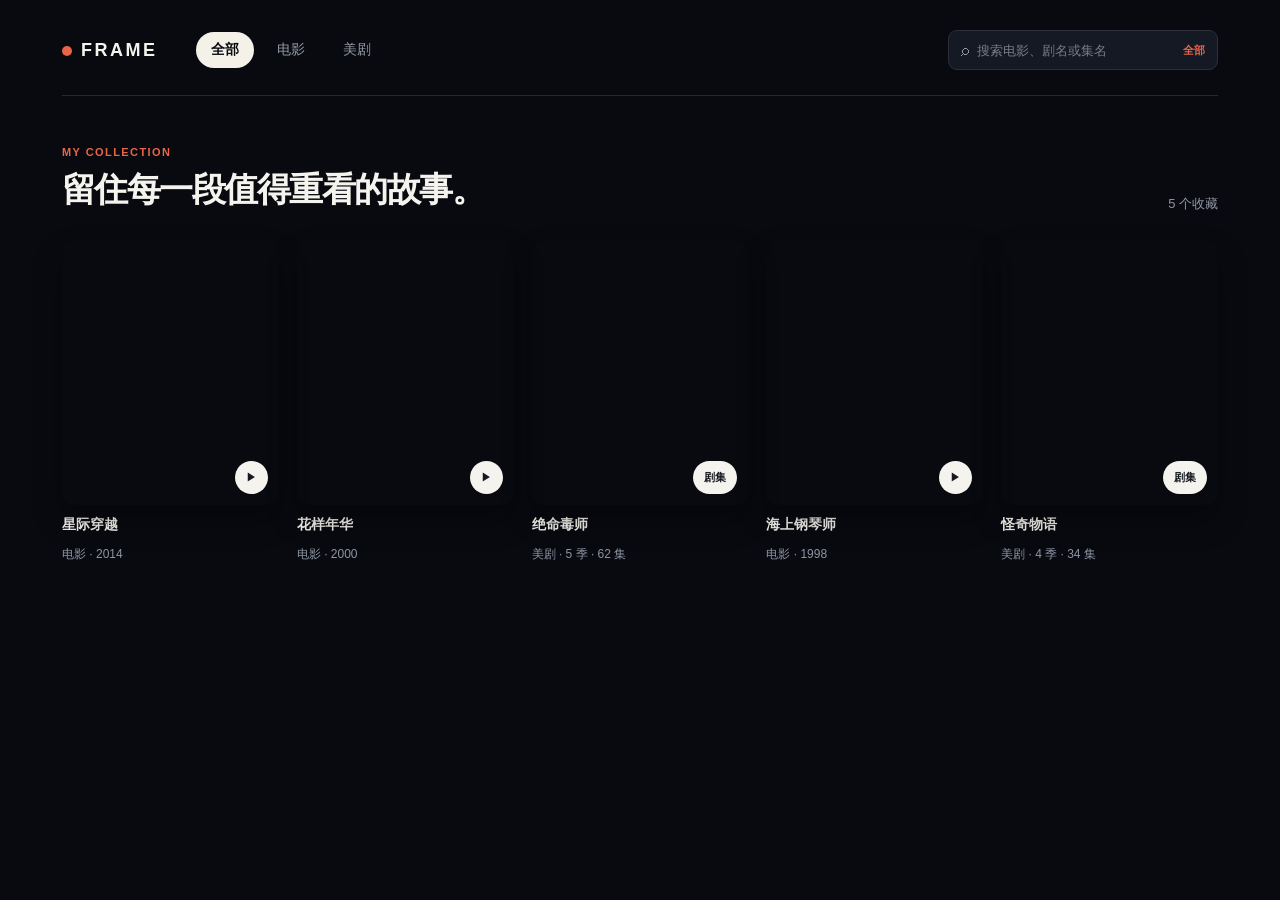
<file: .superpowers/brainstorm/76703-1788275166/content/catalog-demo-scoped-search.html>
<!doctype html><html lang="zh-CN"><head><meta charset="utf-8"><meta name="viewport" content="width=device-width,initial-scale=1"><style>
*{box-sizing:border-box}body{margin:0;background:#080a10;color:#f5f3ee;font-family:-apple-system,BlinkMacSystemFont,"PingFang SC",sans-serif}.page{max-width:1240px;padding:30px 42px 70px;margin:auto}.nav{display:flex;align-items:center;gap:38px;border-bottom:1px solid #242832;padding-bottom:25px}.brand{font-size:18px;font-weight:850;letter-spacing:.14em}.brand i{display:inline-block;width:10px;height:10px;border-radius:50%;background:#ea6547;margin-right:9px}.tabs{display:flex;gap:8px}.tabs button{border:0;background:transparent;color:#9399a6;padding:9px 15px;border-radius:18px;font-size:14px;cursor:pointer}.tabs button.active{color:#0a0c11;background:#f4f1e9;font-weight:700}.search{margin-left:auto;width:270px;background:#151923;border:1px solid #2a2f3a;border-radius:9px;display:flex;align-items:center;padding:0 12px;color:#8f96a5}.search input{background:transparent;border:0;outline:0;color:#fff;width:100%;height:38px;padding-left:8px}.search input::placeholder{color:#767d8b}.scope{font-size:11px;color:#ea6547;white-space:nowrap}.intro{padding:50px 0 28px;display:flex;align-items:end;justify-content:space-between}.eyebrow{color:#ea6547;letter-spacing:.13em;font-size:11px;font-weight:800}.intro h1{font-size:34px;letter-spacing:-.045em;margin:9px 0 0}.count{color:#8f96a5;font-size:13px}.grid{display:grid;grid-template-columns:repeat(5,1fr);gap:18px}.card{cursor:pointer}.poster{height:264px;border-radius:13px;background-size:cover;background-position:center;position:relative;box-shadow:0 15px 30px #0005;transition:.2s}.card:hover .poster{transform:translateY(-5px)}.poster:after{content:'▶';position:absolute;right:11px;bottom:11px;width:33px;height:33px;border-radius:50%;background:#f5f3ee;color:#151820;display:grid;place-items:center;font-size:11px}.series:after{content:'剧集';font-size:11px;font-weight:700;width:auto;padding:0 11px;border-radius:17px}.p1{background-image:url('https://images.unsplash.com/photo-1536440136628-849c177e76a1?auto=format&fit=crop&w=560&q=85')}.p2{background-image:url('https://images.unsplash.com/photo-1594909122845-11baa439b7bf?auto=format&fit=crop&w=560&q=85')}.p3{background-image:url('https://images.unsplash.com/photo-1485846234645-a62644f84728?auto=format&fit=crop&w=560&q=85')}.p4{background-image:url('https://images.unsplash.com/photo-1485095329183-d0797cdc5676?auto=format&fit=crop&w=560&q=85')}.p5{background-image:url('https://images.unsplash.com/photo-1517604931442-7e0c8ed2963c?auto=format&fit=crop&w=560&q=85')}.title{font-size:14px;font-weight:700;margin:11px 0 4px}.meta{font-size:12px;color:#8e95a3}.detail{display:none;margin-top:38px;padding:28px;border:1px solid #292e39;border-radius:15px;background:#11151e}.detail.show{display:flex;gap:26px}.mini{width:105px;height:145px;border-radius:9px;background:url('https://images.unsplash.com/photo-1485846234645-a62644f84728?auto=format&fit=crop&w=300&q=80') center/cover;flex:none}.detail h2{margin:2px 0 9px;font-size:21px}.detail p{color:#a5aab5;font-size:13px;margin:0 0 18px}.episodes{display:flex;gap:9px;flex-wrap:wrap}.ep{border:1px solid #343a47;border-radius:7px;background:#1b202b;color:#e9e7e0;padding:9px 13px;font-size:12px;cursor:pointer}.ep:first-child{border-color:#ea6547;color:#ff977e}@media(max-width:760px){.page{padding:22px}.nav{gap:13px;flex-wrap:wrap}.search{order:3;width:100%;margin:0}.scope{display:none}.grid{grid-template-columns:repeat(2,1fr)}.poster{height:240px}.intro h1{font-size:28px}}
</style></head><body><main class="page"><nav class="nav"><div class="brand"><i></i>FRAME</div><div class="tabs"><button class="active" onclick="setTab(this,'all')">全部</button><button onclick="setTab(this,'movie')">电影</button><button onclick="setTab(this,'show')">美剧</button></div><label class="search">⌕<input id="q" oninput="filter()" placeholder="搜索电影、剧名或集名"><b class="scope" id="scope">全部</b></label></nav><section class="intro"><div><div class="eyebrow" id="label">MY COLLECTION</div><h1 id="headline">留住每一段值得重看的故事。</h1></div><div class="count" id="count">5 个收藏</div></section><section class="grid"><article class="card movie" data-name="星际穿越" onclick="openMovie('星际穿越')"><div class="poster p1"></div><p class="title">星际穿越</p><p class="meta">电影 · 2014</p></article><article class="card movie" data-name="花样年华" onclick="openMovie('花样年华')"><div class="poster p2"></div><p class="title">花样年华</p><p class="meta">电影 · 2000</p></article><article class="card show" data-name="绝命毒师 第一季 化学课" onclick="openShow()"><div class="poster p3 series"></div><p class="title">绝命毒师</p><p class="meta">美剧 · 5 季 · 62 集</p></article><article class="card movie" data-name="海上钢琴师" onclick="openMovie('海上钢琴师')"><div class="poster p4"></div><p class="title">海上钢琴师</p><p class="meta">电影 · 1998</p></article><article class="card show" data-name="怪奇物语 第一季 消失的威尔" onclick="openShow()"><div class="poster p5 series"></div><p class="title">怪奇物语</p><p class="meta">美剧 · 4 季 · 34 集</p></article></section><section class="detail" id="detail"><div class="mini"></div><div><div class="eyebrow">SERIES</div><h2>绝命毒师</h2><p>选择一集开始播放。本季 7 集。</p><div class="episodes"><button class="ep">S01E01 · 化学课</button><button class="ep">S01E02 · 猫之袋</button><button class="ep">S01E03 · 继续努力</button><button class="ep">S01E04 · 严重后果</button></div></div></section></main><script>let type='all';const labels={all:'全部',movie:'电影',show:'美剧'};function setTab(e,t){type=t;document.querySelectorAll('.tabs button').forEach(x=>x.classList.remove('active'));e.classList.add('active');document.getElementById('scope').textContent=labels[t];document.getElementById('label').textContent=t==='all'?'MY COLLECTION':labels[t].toUpperCase();document.getElementById('headline').textContent=t==='show'?'一张海报，打开一整段故事。':'留住每一段值得重看的故事。';document.getElementById('detail').classList.remove('show');filter()}function filter(){let q=document.getElementById('q').value.trim(),n=0;document.querySelectorAll('.card').forEach(c=>{let visible=(type==='all'||c.classList.contains(type))&&(!q||c.dataset.name.includes(q));c.style.display=visible?'block':'none';if(visible)n++});document.getElementById('count').textContent=q?'找到 '+n+' 个结果':n+' 个收藏'}function openShow(){document.getElementById('detail').classList.add('show');document.getElementById('detail').scrollIntoView({behavior:'smooth'})}function openMovie(n){alert('演示：打开“'+n+'”的本地播放器')}</script></body></html>
</file>
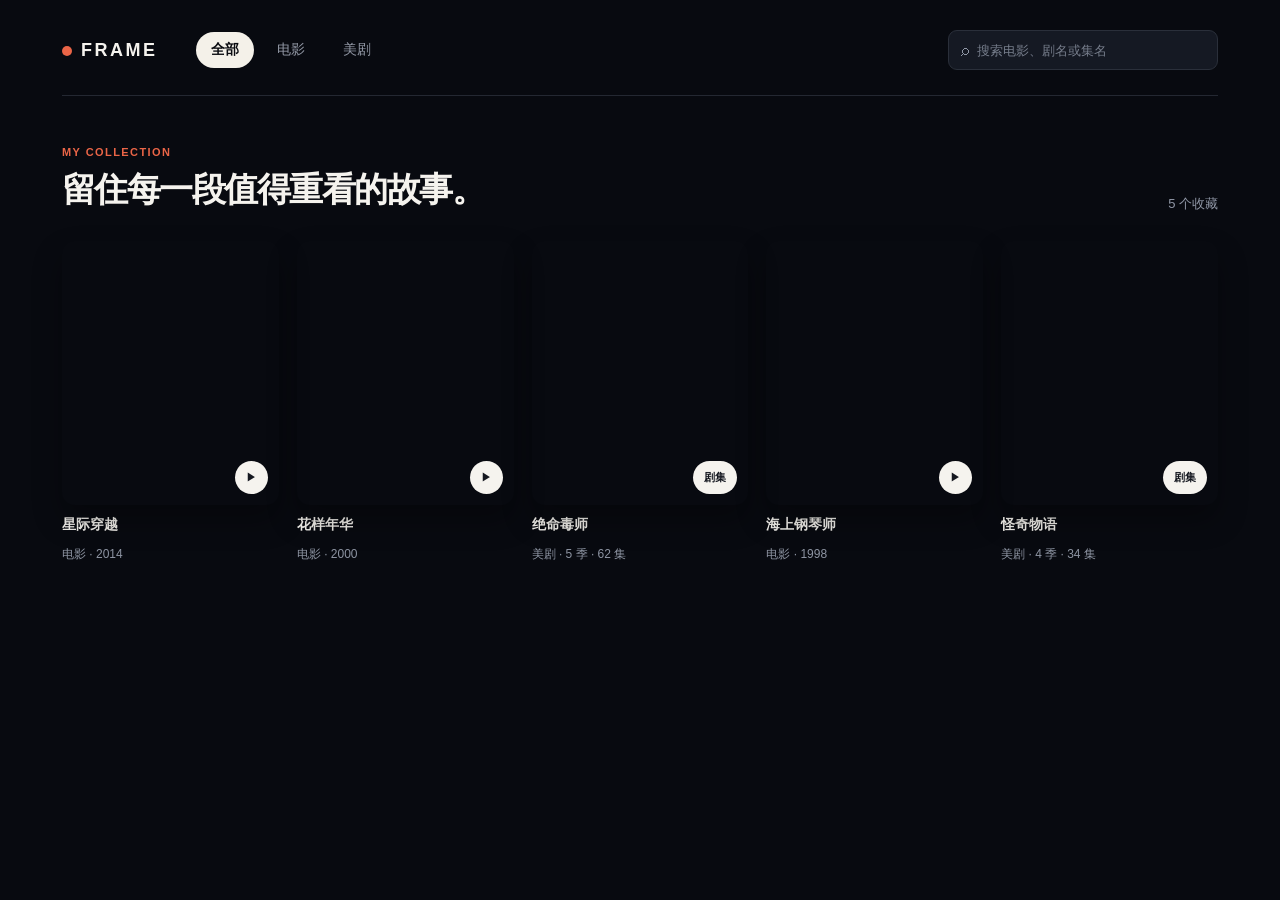
<file: .superpowers/brainstorm/76703-1788275166/content/catalog-demo.html>
<!doctype html><html lang="zh-CN"><head><meta charset="utf-8"><meta name="viewport" content="width=device-width,initial-scale=1"><style>
*{box-sizing:border-box}body{margin:0;background:#080a10;color:#f5f3ee;font-family:-apple-system,BlinkMacSystemFont,"PingFang SC",sans-serif}.page{max-width:1240px;padding:30px 42px 70px;margin:auto}.nav{display:flex;align-items:center;gap:38px;border-bottom:1px solid #242832;padding-bottom:25px}.brand{font-size:18px;font-weight:850;letter-spacing:.14em}.brand i{display:inline-block;width:10px;height:10px;border-radius:50%;background:#ea6547;margin-right:9px}.tabs{display:flex;gap:8px}.tabs button{border:0;background:transparent;color:#9399a6;padding:9px 15px;border-radius:18px;font-size:14px;cursor:pointer}.tabs button.active{color:#0a0c11;background:#f4f1e9;font-weight:700}.search{margin-left:auto;width:270px;background:#151923;border:1px solid #2a2f3a;border-radius:9px;display:flex;align-items:center;padding:0 12px;color:#8f96a5}.search input{background:transparent;border:0;outline:0;color:#fff;width:100%;height:38px;padding-left:8px}.search input::placeholder{color:#767d8b}.intro{padding:50px 0 28px;display:flex;align-items:end;justify-content:space-between}.eyebrow{color:#ea6547;letter-spacing:.13em;font-size:11px;font-weight:800}.intro h1{font-size:34px;letter-spacing:-.045em;margin:9px 0 0}.count{color:#8f96a5;font-size:13px}.grid{display:grid;grid-template-columns:repeat(5,1fr);gap:18px}.card{cursor:pointer}.poster{height:264px;border-radius:13px;background-size:cover;background-position:center;position:relative;box-shadow:0 15px 30px #0005;transition:.2s}.card:hover .poster{transform:translateY(-5px)}.poster:after{content:'▶';position:absolute;right:11px;bottom:11px;width:33px;height:33px;border-radius:50%;background:#f5f3ee;color:#151820;display:grid;place-items:center;font-size:11px}.series:after{content:'剧集';font-size:11px;font-weight:700;width:auto;padding:0 11px;border-radius:17px}.p1{background-image:url('https://images.unsplash.com/photo-1536440136628-849c177e76a1?auto=format&fit=crop&w=560&q=85')}.p2{background-image:url('https://images.unsplash.com/photo-1594909122845-11baa439b7bf?auto=format&fit=crop&w=560&q=85')}.p3{background-image:url('https://images.unsplash.com/photo-1485846234645-a62644f84728?auto=format&fit=crop&w=560&q=85')}.p4{background-image:url('https://images.unsplash.com/photo-1485095329183-d0797cdc5676?auto=format&fit=crop&w=560&q=85')}.p5{background-image:url('https://images.unsplash.com/photo-1517604931442-7e0c8ed2963c?auto=format&fit=crop&w=560&q=85')}.title{font-size:14px;font-weight:700;margin:11px 0 4px}.meta{font-size:12px;color:#8e95a3}.detail{display:none;margin-top:38px;padding:28px;border:1px solid #292e39;border-radius:15px;background:#11151e}.detail.show{display:flex;gap:26px}.mini{width:105px;height:145px;border-radius:9px;background:url('https://images.unsplash.com/photo-1485846234645-a62644f84728?auto=format&fit=crop&w=300&q=80') center/cover;flex:none}.detail h2{margin:2px 0 9px;font-size:21px}.detail p{color:#a5aab5;font-size:13px;margin:0 0 18px}.episodes{display:flex;gap:9px;flex-wrap:wrap}.ep{border:1px solid #343a47;border-radius:7px;background:#1b202b;color:#e9e7e0;padding:9px 13px;font-size:12px;cursor:pointer}.ep:first-child{border-color:#ea6547;color:#ff977e}@media(max-width:760px){.page{padding:22px}.nav{gap:13px;flex-wrap:wrap}.search{order:3;width:100%;margin:0}.grid{grid-template-columns:repeat(2,1fr)}.poster{height:240px}.intro h1{font-size:28px}}
</style></head><body><main class="page"><nav class="nav"><div class="brand"><i></i>FRAME</div><div class="tabs"><button class="active" onclick="setTab(this,'全部收藏')">全部</button><button onclick="setTab(this,'电影')">电影</button><button onclick="setTab(this,'美剧')">美剧</button></div><label class="search">⌕<input oninput="search(this.value)" placeholder="搜索电影、剧名或集名"></label></nav><section class="intro"><div><div class="eyebrow" id="label">MY COLLECTION</div><h1 id="headline">留住每一段值得重看的故事。</h1></div><div class="count" id="count">5 个收藏</div></section><section class="grid" id="grid"><article class="card movie" data-name="星际穿越" onclick="openMovie('星际穿越')"><div class="poster p1"></div><p class="title">星际穿越</p><p class="meta">电影 · 2014</p></article><article class="card movie" data-name="花样年华" onclick="openMovie('花样年华')"><div class="poster p2"></div><p class="title">花样年华</p><p class="meta">电影 · 2000</p></article><article class="card show" data-name="绝命毒师 第一季 化学课" onclick="openShow()"><div class="poster p3 series"></div><p class="title">绝命毒师</p><p class="meta">美剧 · 5 季 · 62 集</p></article><article class="card movie" data-name="海上钢琴师" onclick="openMovie('海上钢琴师')"><div class="poster p4"></div><p class="title">海上钢琴师</p><p class="meta">电影 · 1998</p></article><article class="card show" data-name="怪奇物语 第一季 消失的威尔" onclick="openShow()"><div class="poster p5 series"></div><p class="title">怪奇物语</p><p class="meta">美剧 · 4 季 · 34 集</p></article></section><section class="detail" id="detail"><div class="mini"></div><div><div class="eyebrow">SERIES</div><h2>绝命毒师</h2><p>选择一集开始播放。本季 7 集。</p><div class="episodes"><button class="ep">S01E01 · 化学课</button><button class="ep">S01E02 · 猫之袋</button><button class="ep">S01E03 · 继续努力</button><button class="ep">S01E04 · 严重后果</button></div></div></section></main><script>function setTab(e,name){document.querySelectorAll('.tabs button').forEach(x=>x.classList.remove('active'));e.classList.add('active');document.querySelectorAll('.card').forEach(c=>c.style.display=name==='全部收藏'||c.classList.contains(name==='电影'?'movie':'show')?'block':'none');document.getElementById('label').textContent=name==='全部收藏'?'MY COLLECTION':name.toUpperCase();document.getElementById('headline').textContent=name==='美剧'?'一张海报，打开一整段故事。':'留住每一段值得重看的故事。';document.getElementById('detail').classList.remove('show')}function search(q){q=q.trim();document.querySelectorAll('.card').forEach(c=>c.style.display=!q||c.dataset.name.includes(q)?'block':'none');document.getElementById('count').textContent=q?'搜索结果':'5 个收藏'}function openShow(){document.getElementById('detail').classList.add('show');document.getElementById('detail').scrollIntoView({behavior:'smooth'})}function openMovie(n){alert('演示：打开“'+n+'”的本地播放器')}</script></body></html>
</file>
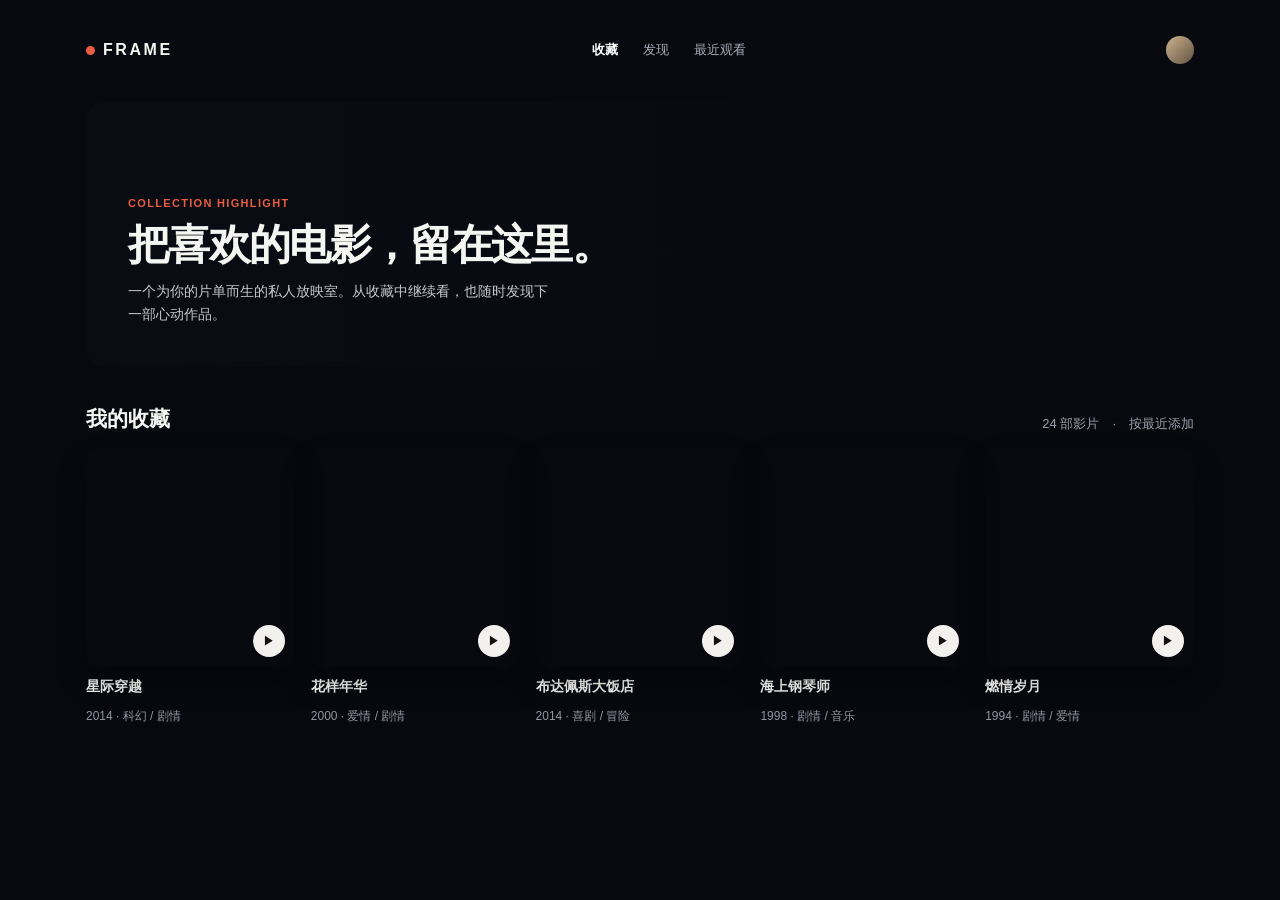
<file: .superpowers/brainstorm/76703-1788275166/content/home-style.html>
<!doctype html>
<html lang="zh-CN">
<head>
<meta charset="utf-8"><meta name="viewport" content="width=device-width,initial-scale=1">
<style>
*{box-sizing:border-box} body{margin:0;background:#07090f;color:#f5f5f2;font-family:ui-sans-serif,-apple-system,BlinkMacSystemFont,"PingFang SC",sans-serif}.page{max-width:1180px;margin:auto;padding:28px 36px 56px}.nav{display:flex;align-items:center;justify-content:space-between;padding:8px 0 38px}.brand{font-weight:800;letter-spacing:.16em}.brand i{display:inline-block;width:9px;height:9px;background:#e95d42;border-radius:50%;margin-right:8px}.links{color:#a9adb8;font-size:13px;display:flex;gap:25px}.avatar{width:28px;height:28px;border-radius:50%;background:linear-gradient(135deg,#cdb38d,#625244)}.hero{height:265px;padding:42px;border-radius:20px;background:linear-gradient(90deg,rgba(10,12,20,.96),rgba(10,12,20,.45),rgba(10,12,20,.05)),url('https://images.unsplash.com/photo-1489599849927-2ee91cede3ba?auto=format&fit=crop&w=1600&q=80') center/cover;display:flex;align-items:flex-end}.tag{font-size:11px;letter-spacing:.12em;color:#e95d42;font-weight:800}.hero h1{font-size:42px;margin:8px 0 7px;letter-spacing:-.04em}.hero p{color:#c6c8d0;margin:0;max-width:430px;font-size:14px;line-height:1.6}.topline{display:flex;align-items:end;justify-content:space-between;margin:38px 0 16px}.topline h2{font-size:21px;margin:0}.topline span{font-size:13px;color:#9da1ad}.grid{display:grid;grid-template-columns:repeat(5,1fr);gap:16px}.movie{min-width:0}.poster{height:218px;border-radius:12px;background-size:cover;background-position:center;position:relative;overflow:hidden;box-shadow:0 16px 30px rgba(0,0,0,.28)}.poster:after{content:'▶';position:absolute;right:10px;bottom:10px;width:32px;height:32px;border-radius:50%;display:grid;place-items:center;background:#f2f1ed;color:#111;font-size:12px}.title{font-size:14px;font-weight:700;margin:11px 0 3px;white-space:nowrap;overflow:hidden;text-overflow:ellipsis}.meta{font-size:12px;color:#9196a2}.p1{background-image:url('https://images.unsplash.com/photo-1536440136628-849c177e76a1?auto=format&fit=crop&w=520&q=80')}.p2{background-image:url('https://images.unsplash.com/photo-1594909122845-11baa439b7bf?auto=format&fit=crop&w=520&q=80')}.p3{background-image:url('https://images.unsplash.com/photo-1485846234645-a62644f84728?auto=format&fit=crop&w=520&q=80')}.p4{background-image:url('https://images.unsplash.com/photo-1485095329183-d0797cdc5676?auto=format&fit=crop&w=520&q=80')}.p5{background-image:url('https://images.unsplash.com/photo-1517604931442-7e0c8ed2963c?auto=format&fit=crop&w=520&q=80')}@media(max-width:700px){.page{padding:20px}.grid{grid-template-columns:repeat(2,1fr)}.links{display:none}.hero h1{font-size:32px}}
</style></head><body><main class="page"><nav class="nav"><div class="brand"><i></i>FRAME</div><div class="links"><b style="color:white">收藏</b><span>发现</span><span>最近观看</span></div><div class="avatar"></div></nav><section class="hero"><div><div class="tag">COLLECTION HIGHLIGHT</div><h1>把喜欢的电影，留在这里。</h1><p>一个为你的片单而生的私人放映室。从收藏中继续看，也随时发现下一部心动作品。</p></div></section><div class="topline"><h2>我的收藏</h2><span>24 部影片　·　按最近添加</span></div><section class="grid"><article class="movie"><div class="poster p1"></div><p class="title">星际穿越</p><p class="meta">2014 · 科幻 / 剧情</p></article><article class="movie"><div class="poster p2"></div><p class="title">花样年华</p><p class="meta">2000 · 爱情 / 剧情</p></article><article class="movie"><div class="poster p3"></div><p class="title">布达佩斯大饭店</p><p class="meta">2014 · 喜剧 / 冒险</p></article><article class="movie"><div class="poster p4"></div><p class="title">海上钢琴师</p><p class="meta">1998 · 剧情 / 音乐</p></article><article class="movie"><div class="poster p5"></div><p class="title">燃情岁月</p><p class="meta">1994 · 剧情 / 爱情</p></article></section></main></body></html>
</file>
